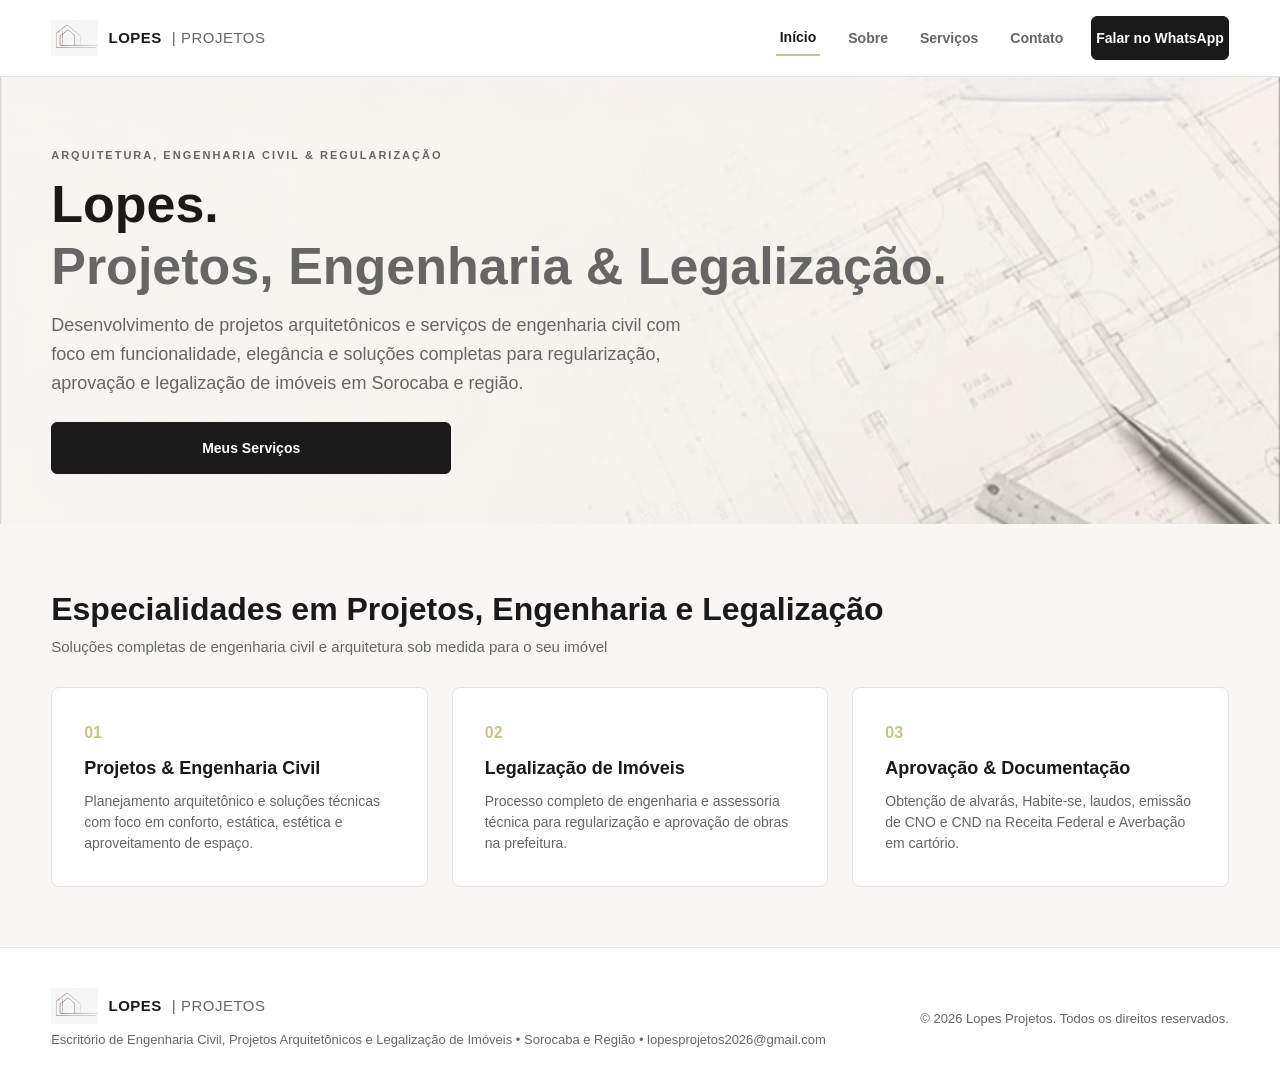
<file: Site Yasmin/index.html>
<!DOCTYPE html>
<html lang="pt-BR">
<head>
    <meta charset="UTF-8">
    <meta name="viewport" content="width=device-width, initial-scale=1.0">
    
    <!-- SEO Principal -->
    <title>Lopes Projetos & Legalização | Arquitetura, Engenharia Civil e Regularização</title>
    <meta name="description" content="Escritório especializado em engenharia civil, projetos arquitetônicos, legalização de imóveis, obtenção de Habite-se, alvarás, CNO, CND e averbação em cartório em Sorocaba e região.">
    <meta name="keywords" content="engenharia civil, projetos arquitetônicos, legalização de imóveis, engenheiro civil sorocaba, regularização de obras, habite-se, alvará de construção, CNO, CND receita federal, averbação de imóveis, arquitetura Sorocaba, Lopes Projetos">
    <meta name="author" content="Lopes Projetos">
    <meta name="robots" content="index, follow">
    <link rel="canonical" href="https://www.lopesprojetos.com.br/">

    <!-- Open Graph (WhatsApp, Facebook, LinkedIn) -->
    <meta property="og:type" content="website">
    <meta property="og:url" content="https://www.lopesprojetos.com.br/">
    <meta property="og:title" content="Lopes Projetos & Legalização | Arquitetura, Engenharia Civil e Regularização">
    <meta property="og:description" content="Projetos arquitetônicos e serviços de engenharia civil focados em soluções completas para legalização e aprovação de imóveis em Sorocaba e região.">
    <meta property="og:image" content="https://www.lopesprojetos.com.br/img/logo.jpeg">

    <link rel="stylesheet" href="css/style.css">
    <link rel="icon" type="image/jpeg" href="img/logo.jpeg">

    <!-- Google tag (gtag.js) - Google Analytics & Ads -->
    <script async src="https://www.googletagmanager.com/gtag/js?id=G-358X2BC9RL"></script>
    <script>
      window.dataLayer = window.dataLayer || [];
      function gtag(){dataLayer.push(arguments);}
      gtag('js', new Date());

      /* Configuração do Google Analytics (GA4) */
      gtag('config', 'G-358X2BC9RL');

      /* Configuração do Google Ads */
      gtag('config', 'AW-18397859572');
    </script>
</head>
<body>

    <header class="header">
        <div class="container header-content">
            <a href="index.html" class="logo" aria-label="Ir para a página inicial da Lopes Projetos">
                <img src="img/logo.jpeg" alt="Logo Lopes Projetos e Legalização de Imóveis" class="logo-img">
                LOPES <span>| PROJETOS</span>
            </a>

            <nav class="navigation" role="navigation" aria-label="Menu principal">
                <a href="index.html" class="active">Início</a>
                <a href="pages/sobre.html">Sobre</a>
                <a href="pages/servicos.html">Serviços</a>
                <a href="pages/contato.html">Contato</a>
                <a href="https://wa.me/5515997723131?text=Olá!%20Vim%20pelo%20site%20e%20gostaria%20de%20solicitar%20um%20orçamento." target="_blank" rel="noopener noreferrer" class="header-button">Falar no WhatsApp</a>
            </nav>
        </div>
    </header>

    <main id="main-content">
        <section class="hero">
            <div class="container hero-content">
                <div>
                    <p class="small-title">Arquitetura, Engenharia Civil & Regularização</p>
                    <h1>Lopes. <span>Projetos, Engenharia & Legalização.</span></h1>
                    <p class="hero-description">Desenvolvimento de projetos arquitetônicos e serviços de engenharia civil com foco em funcionalidade, elegância e soluções completas para regularização, aprovação e legalização de imóveis em Sorocaba e região.</p>
                    <a href="pages/servicos.html" class="button-primary">Meus Serviços</a>
                </div>
            </div>
        </section>

        <section class="section container">
            <div class="section-title">
                <h2>Especialidades em Projetos, Engenharia e Legalização</h2>
                <p>Soluções completas de engenharia civil e arquitetura sob medida para o seu imóvel</p>
            </div>
            <div class="grid-cards">
                <a href="pages/servico-detalhe.html?id=1" class="card card-link">
                    <div class="card-number">01</div>
                    <h3>Projetos & Engenharia Civil</h3>
                    <p>Planejamento arquitetônico e soluções técnicas com foco em conforto, estática, estética e aproveitamento de espaço.</p>
                </a>
                <a href="pages/servico-detalhe.html?id=2" class="card card-link">
                    <div class="card-number">02</div>
                    <h3>Legalização de Imóveis</h3>
                    <p>Processo completo de engenharia e assessoria técnica para regularização e aprovação de obras na prefeitura.</p>
                </a>
                <a href="pages/servico-detalhe.html?id=3" class="card card-link">
                    <div class="card-number">03</div>
                    <h3>Aprovação & Documentação</h3>
                    <p>Obtenção de alvarás, Habite-se, laudos, emissão de CNO e CND na Receita Federal e Averbação em cartório.</p>
                </a>
            </div>
        </section>
    </main>

    <footer class="footer">
        <div class="container footer-content">
            <div>
                <a href="index.html" class="logo" aria-label="Ir para a página inicial da Lopes Projetos">
                    <img src="img/logo.jpeg" alt="Lopes Projetos e Engenharia Civil" class="logo-img">
                    LOPES <span>| PROJETOS</span>
                </a>
                <p class="footer-info">Escritório de Engenharia Civil, Projetos Arquitetônicos e Legalização de Imóveis • Sorocaba e Região • lopesprojetos2026@gmail.com</p>
            </div>
            <p>&copy; 2026 Lopes Projetos. Todos os direitos reservados.</p>
        </div>
    </footer>

</body>
</html>
</file>
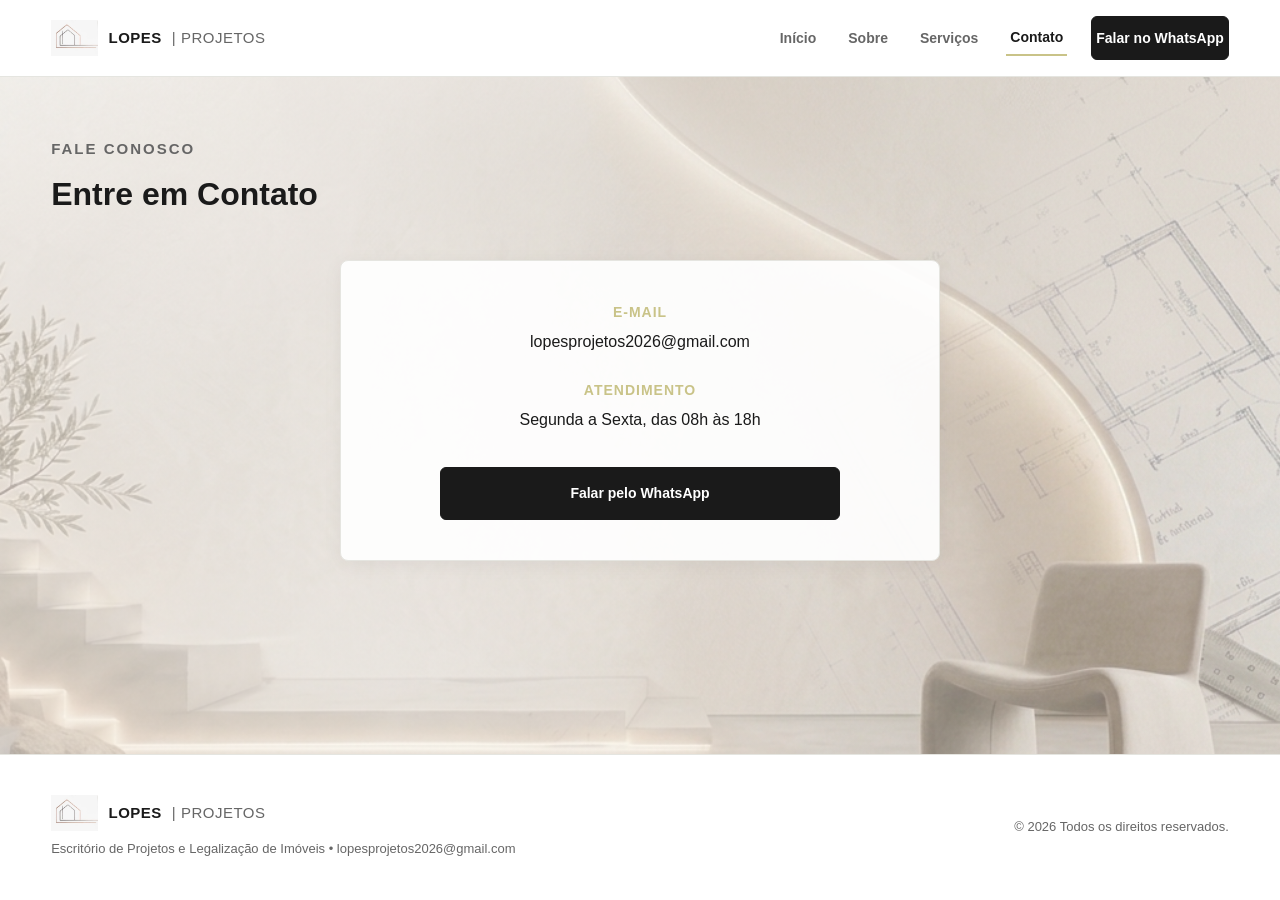
<file: Site Yasmin/pages/contato.html>
<!DOCTYPE html>
<html lang="pt-BR">
<head>
    <meta charset="UTF-8">
    <meta name="viewport" content="width=device-width, initial-scale=1.0">
    <meta name="robots" content="noindex, follow">
    <title>Contato | Lopes - Projetos & Legalização</title>
    <link rel="stylesheet" href="../css/style.css">
    <style>
        .contact-box {
            background: rgba(255, 255, 255, 0.92);
            border: 1px solid #E5E5E0;
            border-radius: 8px;
            padding: 40px 20px;
            max-width: 600px;
            margin: 40px auto 0 auto;
            text-align: center;
            box-shadow: 0 4px 20px rgba(0, 0, 0, 0.05);
        }

        .contact-item {
            margin-bottom: 25px;
        }

        .contact-item h3 {
            color: #C9C388;
            font-size: 14px;
            text-transform: uppercase;
            letter-spacing: 1px;
            margin-bottom: 5px;
            font-weight: 700;
        }
    </style>
   <link rel="icon" type="image/jpeg" href="../img/logo.jpeg">
    <!-- Google tag (gtag.js) - Google Analytics & Ads -->
    <script async src="https://www.googletagmanager.com/gtag/js?id=G-358X2BC9RL"></script>
    <script>
      window.dataLayer = window.dataLayer || [];
      function gtag(){dataLayer.push(arguments);}
      gtag('js', new Date());

      /* Configuração do Google Analytics (GA4) */
      gtag('config', 'G-358X2BC9RL');

      /* Configuração do Google Ads */
      gtag('config', 'AW-18397859572');
    </script>
</head>
<body class="contato-page">

    <header class="header">
        <div class="container header-content">
            <a href="../index.html" class="logo" aria-label="Ir para a página inicial">
                <img src="../img/logo.jpeg" alt="Logo Yasmin Lopes" class="logo-img">
                 LOPES <span>| PROJETOS</span>
            </a>

            <button class="menu-toggle" id="mobile-menu" aria-label="Abrir menu de navegação" aria-expanded="false">
                <span></span>
                <span></span>
                <span></span>
            </button>

            <nav class="navigation" id="nav-list" role="navigation" aria-label="Menu principal">
                <a href="../index.html">Início</a>
                <a href="sobre.html">Sobre</a>
                <a href="servicos.html">Serviços</a>
                <a href="contato.html" class="active">Contato</a>
                <a href="https://wa.me/5515997723131?text=Olá!%20Vim%20pelo%20site%20e%20gostaria%20de%20solicitar%20um%20orçamento." target="_blank" class="header-button">Falar no WhatsApp</a>
            </nav>
        </div>
    </header>

    <main class="container section">
        <div class="section-title">
            <p class="small-title">FALE CONOSCO</p>
            <h2>Entre em Contato</h2>
        </div>

        <div class="contact-box">
            <div class="contact-item">
                <h3>E-mail</h3>
                <p>lopesprojetos2026@gmail.com</p>
            </div>

            <div class="contact-item">
                <h3>Atendimento</h3>
                <p>Segunda a Sexta, das 08h às 18h</p>
            </div>

            <a href="https://wa.me/5515997723131?text=Olá!%20Vim%20pelo%20site%20e%20gostaria%20de%20solicitar%20um%20orçamento." target="_blank" class="button-primary" style="display: inline-block; padding: 14px 28px; text-decoration: none; margin-top: 10px;">
                Falar pelo WhatsApp
            </a>
        </div>
    </main>

    <footer class="footer">
        <div class="container footer-content">
            <div>
                <a href="../index.html" class="logo">
                    <img src="../img/logo.jpeg" alt="Logo Yasmin Lopes" class="logo-img">
                     LOPES <span>| PROJETOS</span>
                </a>
                <p style="margin-top: 8px;">Escritório de Projetos e Legalização de Imóveis • lopesprojetos2026@gmail.com</p>
            </div>
            <p>&copy; 2026 Todos os direitos reservados.</p>
        </div>
    </footer>

    <script>
        const menuToggle = document.getElementById('mobile-menu');
        const navList = document.getElementById('nav-list');

        if (menuToggle && navList) {
            menuToggle.addEventListener('click', () => {
                const isOpen = navList.classList.toggle('open');
                menuToggle.setAttribute('aria-expanded', isOpen);
            });
        }
    </script>

</body>
</html>
</file>
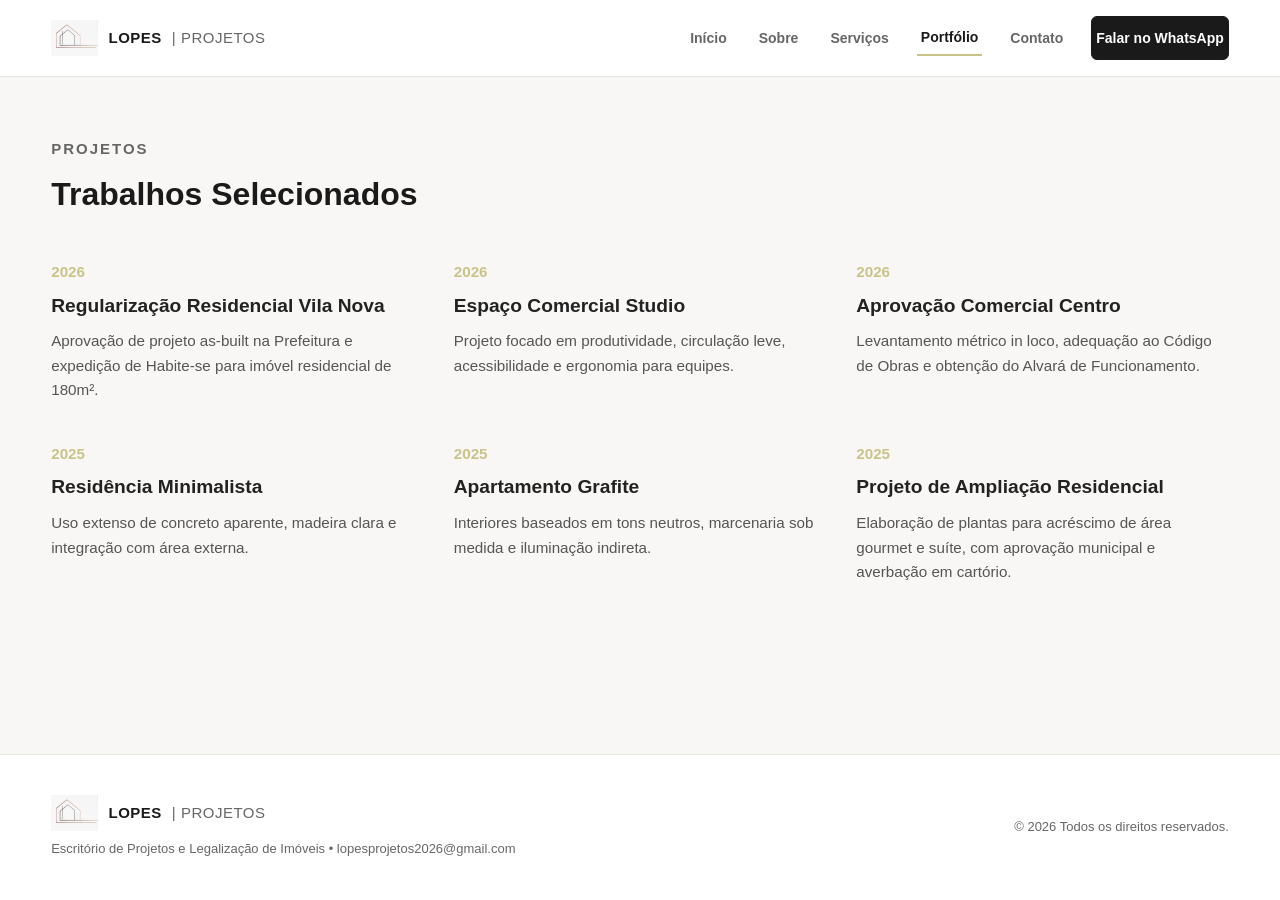
<file: Site Yasmin/pages/portfolio.html>
<!DOCTYPE html>
<html lang="pt-BR">
<head>
    <meta charset="UTF-8">
    <meta name="viewport" content="width=device-width, initial-scale=1.0">
    <meta name="robots" content="noindex, follow">
    <title>Portfólio | Lopes</title>
    <link rel="stylesheet" href="../css/style.css">
    <style>
        /* Estilo para exibir apenas o texto sem o fundo/borda de card */
        .portfolio-clean-list {
            display: grid;
            grid-template-columns: repeat(auto-fit, minmax(280px, 1fr));
            gap: 40px 30px;
            margin-top: 40px;
        }

        .portfolio-item {
            text-align: left;
        }

        .portfolio-item .year {
            color: #C9C388;
            font-weight: 700;
            font-size: 0.95rem;
            margin-bottom: 6px;
            display: block;
        }

        .portfolio-item h3 {
            font-size: 1.2rem;
            color: #222;
            margin-bottom: 8px;
            font-weight: 600;
        }

        .portfolio-item p {
            color: #555;
            line-height: 1.6;
            font-size: 0.95rem;
            margin: 0;
        }
    </style>
    <!-- Google tag (gtag.js) - Google Analytics & Ads -->
    <script async src="https://www.googletagmanager.com/gtag/js?id=G-358X2BC9RL"></script>
    <script>
      window.dataLayer = window.dataLayer || [];
      function gtag(){dataLayer.push(arguments);}
      gtag('js', new Date());

      /* Configuração do Google Analytics (GA4) */
      gtag('config', 'G-358X2BC9RL');

      /* Configuração do Google Ads */
      gtag('config', 'AW-18397859572');
    </script>
</head>
<body>

    <header class="header">
        <div class="container header-content">
            <a href="../index.html" class="logo" aria-label="Ir para a página inicial">
                <img src="../img/logo.jpeg" alt="Logo Yasmin Lopes" class="logo-img">
                 LOPES <span>| PROJETOS</span>
            </a>

            <button class="menu-toggle" id="mobile-menu" aria-label="Abrir menu de navegação" aria-expanded="false">
                <span></span>
                <span></span>
                <span></span>
            </button>

            <nav class="navigation" id="nav-list" role="navigation" aria-label="Menu principal">
                <a href="../index.html">Início</a>
                <a href="sobre.html">Sobre</a>
                <a href="servicos.html">Serviços</a>
                <a href="portfolio.html" class="active">Portfólio</a>
                <a href="contato.html">Contato</a>
                <a href="https://wa.me/5515997723131?text=Olá!%20Vim%20pelo%20site%20e%20gostaria%20de%20solicitar%20um%20orçamento." target="_blank" class="header-button">Falar no WhatsApp</a>
            </nav>
        </div>
    </header>

    <main class="container section">
        <div class="section-title">
            <p class="small-title">PROJETOS</p>
            <h2>Trabalhos Selecionados</h2>
        </div>

        <div class="portfolio-clean-list">
            <article class="portfolio-item">
                <span class="year">2026</span>
                <h3>Regularização Residencial Vila Nova</h3>
                <p>Aprovação de projeto as-built na Prefeitura e expedição de Habite-se para imóvel residencial de 180m².</p>
            </article>

            <article class="portfolio-item">
                <span class="year">2026</span>
                <h3>Espaço Comercial Studio</h3>
                <p>Projeto focado em produtividade, circulação leve, acessibilidade e ergonomia para equipes.</p>
            </article>

            <article class="portfolio-item">
                <span class="year">2026</span>
                <h3>Aprovação Comercial Centro</h3>
                <p>Levantamento métrico in loco, adequação ao Código de Obras e obtenção do Alvará de Funcionamento.</p>
            </article>

            <article class="portfolio-item">
                <span class="year">2025</span>
                <h3>Residência Minimalista</h3>
                <p>Uso extenso de concreto aparente, madeira clara e integração com área externa.</p>
            </article>

            <article class="portfolio-item">
                <span class="year">2025</span>
                <h3>Apartamento Grafite</h3>
                <p>Interiores baseados em tons neutros, marcenaria sob medida e iluminação indireta.</p>
            </article>

            <article class="portfolio-item">
                <span class="year">2025</span>
                <h3>Projeto de Ampliação Residencial</h3>
                <p>Elaboração de plantas para acréscimo de área gourmet e suíte, com aprovação municipal e averbação em cartório.</p>
            </article>
        </div>
    </main>

    <footer class="footer">
        <div class="container footer-content">
            <div>
                <a href="../index.html" class="logo">
                    <img src="../img/logo.jpeg" alt="Logo Yasmin Lopes" class="logo-img">
                     LOPES <span>| PROJETOS</span>
                </a>
                <p style="margin-top: 8px;">Escritório de Projetos e Legalização de Imóveis • lopesprojetos2026@gmail.com</p>
            </div>
            <p>&copy; 2026 Todos os direitos reservados.</p>
        </div>
    </footer>

    <script>
        const menuToggle = document.getElementById('mobile-menu');
        const navList = document.getElementById('nav-list');

        if (menuToggle && navList) {
            menuToggle.addEventListener('click', () => {
                const isOpen = navList.classList.toggle('open');
                menuToggle.setAttribute('aria-expanded', isOpen);
            });
        }
    </script>

</body>
</html>
</file>
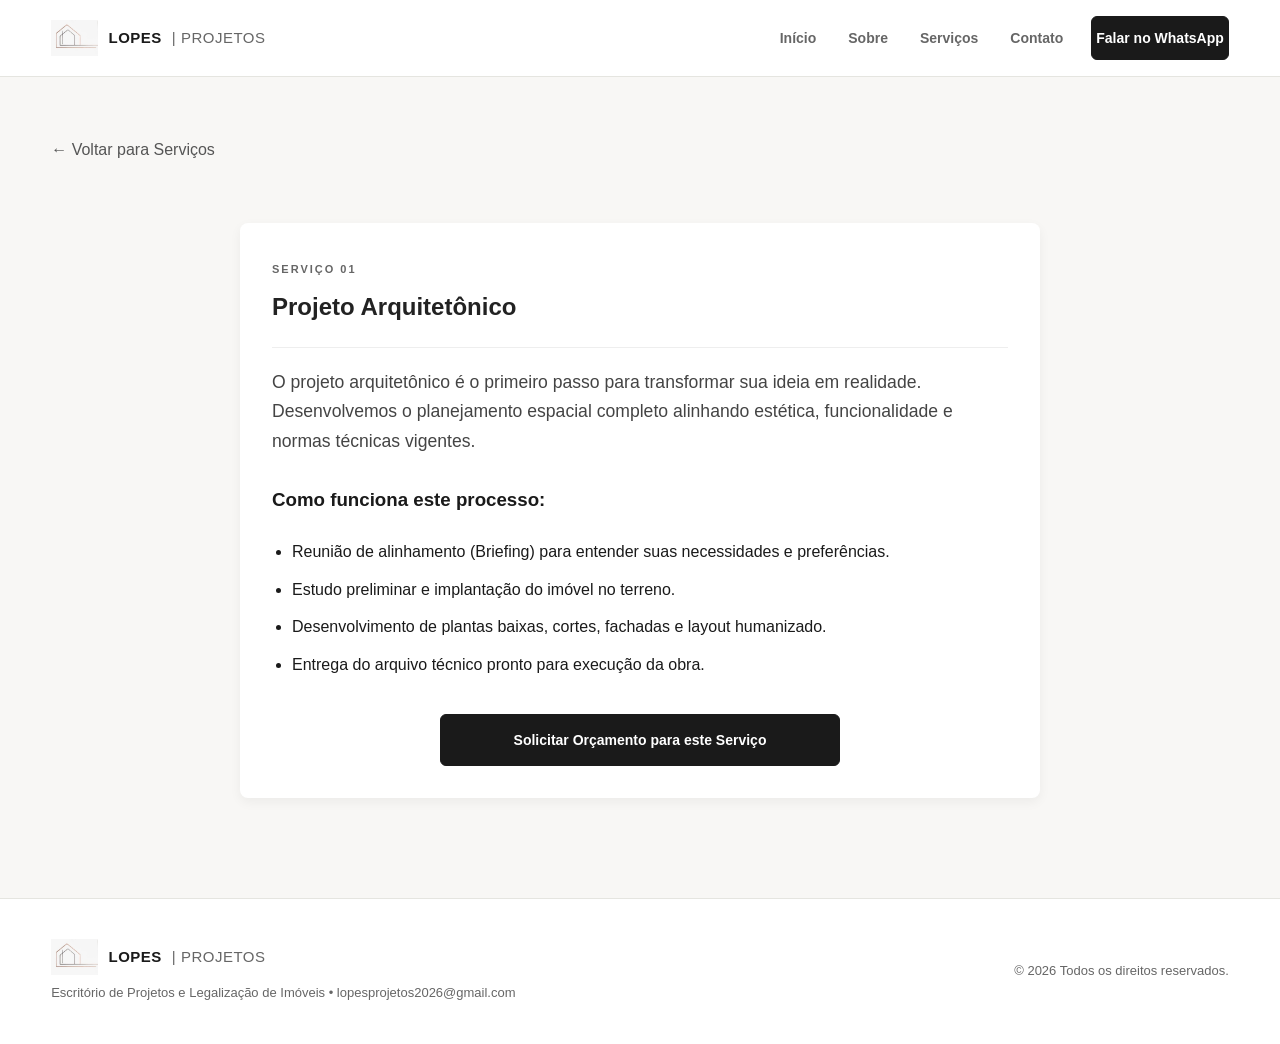
<file: Site Yasmin/pages/servico-detalhe.html>
<!DOCTYPE html>
<html lang="pt-BR">
<head>
    <meta charset="UTF-8">
    <meta name="viewport" content="width=device-width, initial-scale=1.0">
    <meta name="robots" content="noindex, follow">
    <title>Detalhes do Serviço | Lopes</title>
    <link rel="stylesheet" href="../css/style.css">
    <style>
        .service-detail-container {
            max-width: 800px;
            margin: 40px auto;
            background: #fff;
            padding: 32px;
            border-radius: 8px;
            box-shadow: 0 4px 12px rgba(0,0,0,0.05);
        }
        .back-link {
            display: inline-block;
            margin-bottom: 20px;
            color: #555;
            text-decoration: none;
            font-weight: 500;
        }
        .back-link:hover { text-decoration: underline; }
        .service-steps {
            margin: 24px 0;
            padding-left: 20px;
        }
        .service-steps li {
            margin-bottom: 12px;
            line-height: 1.6;
        }
    </style>
   <link rel="icon" type="image/jpeg" href="../img/logo.jpeg">
    <!-- Google tag (gtag.js) - Google Analytics & Ads -->
    <script async src="https://www.googletagmanager.com/gtag/js?id=G-358X2BC9RL"></script>
    <script>
      window.dataLayer = window.dataLayer || [];
      function gtag(){dataLayer.push(arguments);}
      gtag('js', new Date());

      /* Configuração do Google Analytics (GA4) */
      gtag('config', 'G-358X2BC9RL');

      /* Configuração do Google Ads */
      gtag('config', 'AW-18397859572');
    </script>
</head>
<body>

    <header class="header">
        <div class="container header-content">
            <a href="../index.html" class="logo">
                <img src="../img/logo.jpeg" alt="Logo Yasmin Lopes" class="logo-img">
                 LOPES <span>| PROJETOS</span>
            </a>

            <button class="menu-toggle" id="mobile-menu" aria-label="Abrir menu de navegação" aria-expanded="false">
                <span></span>
                <span></span>
                <span></span>
            </button>

            <nav class="navigation" id="nav-list">
                <a href="../index.html">Início</a>
                <a href="sobre.html">Sobre</a>
                <a href="servicos.html">Serviços</a>
                <a href="contato.html">Contato</a>
                <a href="https://wa.me/5515997723131?text=Olá!%20Vim%20pelo%20site%20e%20gostaria%20de%20solicitar%20um%20orçamento." target="_blank" class="header-button">Falar no WhatsApp</a>
            </nav>
        </div>
    </header>

    <main class="container section">
        <a href="servicos.html" class="back-link">&larr; Voltar para Serviços</a>
        
        <article class="service-detail-container">
            <span class="small-title" id="service-id">SERVIÇO 01</span>
            <h1 id="service-title" style="margin-top: 8px; color: #222;">Carregando...</h1>
            
            <hr style="border: 0; border-top: 1px solid #eee; margin: 20px 0;">
            
            <p id="service-desc" style="font-size: 1.1rem; line-height: 1.7; color: #444;">
                Carregando informações do serviço...
            </p>

            <h3 style="margin-top: 28px;">Como funciona este processo:</h3>
            <ul class="service-steps" id="service-steps">
                <!-- Preenchido dinamicamente pelo Script -->
            </ul>

            <div style="margin-top: 36px; text-align: center;">
                <a id="service-wsp-btn" href="https://wa.me/5515997723131" target="_blank" class="button-primary" style="display: inline-block; padding: 14px 28px; text-decoration: none;">
                    Solicitar Orçamento para este Serviço
                </a>
            </div>
        </article>
    </main>

    <footer class="footer">
        <div class="container footer-content">
            <div>
                <a href="../index.html" class="logo">
                    <img src="../img/logo.jpeg" alt="Logo Yasmin Lopes" class="logo-img">
                     LOPES <span>| PROJETOS</span>
                </a>
                <p style="margin-top: 8px;">Escritório de Projetos e Legalização de Imóveis • lopesprojetos2026@gmail.com</p>
            </div>
            <p>&copy; 2026 Todos os direitos reservados.</p>
        </div>
    </footer>

    <script>
        const servicesData = {
            "1": {
                num: "SERVIÇO 01",
                title: "Projeto Arquitetônico",
                desc: "O projeto arquitetônico é o primeiro passo para transformar sua ideia em realidade. Desenvolvemos o planejamento espacial completo alinhando estética, funcionalidade e normas técnicas vigentes.",
                steps: [
                    "Reunião de alinhamento (Briefing) para entender suas necessidades e preferências.",
                    "Estudo preliminar e implantação do imóvel no terreno.",
                    "Desenvolvimento de plantas baixas, cortes, fachadas e layout humanizado.",
                    "Entrega do arquivo técnico pronto para execução da obra."
                ]
            },
            "2": {
                num: "SERVIÇO 02",
                title: "Legalização de Imóveis",
                desc: "Regularizamos imóveis construídos ou reformados sem prévia aprovação da Prefeitura, garantindo que sua propriedade fique 100% regularizada perante a lei e livre de multas.",
                steps: [
                    "Vistoria e análise diagnóstica da situação atual do imóvel.",
                    "Levantamento métrico e elaboração das plantas 'como construído' (As Built).",
                    "Montagem do processo administrativo para a Prefeitura local.",
                    "Acompanhamento até a expedição da Certidão de Regularidade."
                ]
            },
            "3": {
                num: "SERVIÇO 03",
                title: "Aprovação de Projetos & Alvarás",
                desc: "Gerenciamos toda a burocracia para aprovação de projetos arquitetônicos novos junto à prefeitura e órgãos competentes antes do início das obras.",
                steps: [
                    "Análise do Código de Obras e Plano Diretor do município.",
                    "Adequação das pranchas técnicas aos padrões exigidos pela prefeitura.",
                    "Protocolo e acompanhamento das análises de comissão de urbanismo.",
                    "Emissão do Alvará de Construção liberando o início da obra."
                ]
            },
            "4": {
                num: "SERVIÇO 04",
                title: "Emissão de Habite-se",
                desc: "O Habite-se é o documento que atesta que o imóvel foi construído conforme o projeto aprovado e está seguro para habitação.",
                steps: [
                    "Verificação do cumprimento das condicionantes do projeto aprovado.",
                    "Solicitação de vistoria fiscal do município.",
                    "Obtenção de certidões e laudos necessários.",
                    "Emissão do Auto de Conclusão / Carta de Habite-se."
                ]
            },
            "5": {
                num: "SERVIÇO 05",
                title: "Levantamento Métrico",
                desc: "Medição de precisão de imóveis já construídos para gerar plantas exatas do espaço atual, indispensável para reformas ou regularizações.",
                steps: [
                    "Visita técnica ao local para medição de todos os ambientes.",
                    "Vetorização gráfica e modelagem dos desenhos técnicos em CAD.",
                    "Entrega das pranchas contendo dimensões e áreas construídas."
                ]
            },
            "6": {
                num: "SERVIÇO 06",
                title: "Projetos de Reforma e Ampliação",
                desc: "Planejamento para modificar, modernizar ou expandir espaços existentes garantindo segurança estrutural e aproveitamento inteligente.",
                steps: [
                    "Mapeamento das estruturas e instalações existentes.",
                    "Estudo das áreas a demolir, manter ou construir.",
                    "Projeto detalhado de novos acabamentos e redistribuição dos espaços.",
                    "Detalhamento técnico para equipe de execução da obra."
                ]
            }
        };

        const urlParams = new URLSearchParams(window.location.search);
        const id = urlParams.get('id') || '1';
        const data = servicesData[id] || servicesData['1'];

        document.getElementById('service-id').textContent = data.num;
        document.getElementById('service-title').textContent = data.title;
        document.getElementById('service-desc').textContent = data.desc;
        document.getElementById('service-wsp-btn').href = `https://wa.me/5515997723131?text=Olá!%20Gostaria%20de%20um%20orçamento%20para%20o%20serviço%20de%20${encodeURIComponent(data.title)}.`;

        const stepsUl = document.getElementById('service-steps');
        stepsUl.innerHTML = '';
        data.steps.forEach(step => {
            const li = document.createElement('li');
            li.textContent = step;
            stepsUl.appendChild(li);
        });

        const menuToggle = document.getElementById('mobile-menu');
        const navList = document.getElementById('nav-list');
        if (menuToggle && navList) {
            menuToggle.addEventListener('click', () => {
                const isOpen = navList.classList.toggle('open');
                menuToggle.setAttribute('aria-expanded', isOpen);
            });
        }
    </script>
</body>
</html>
</file>
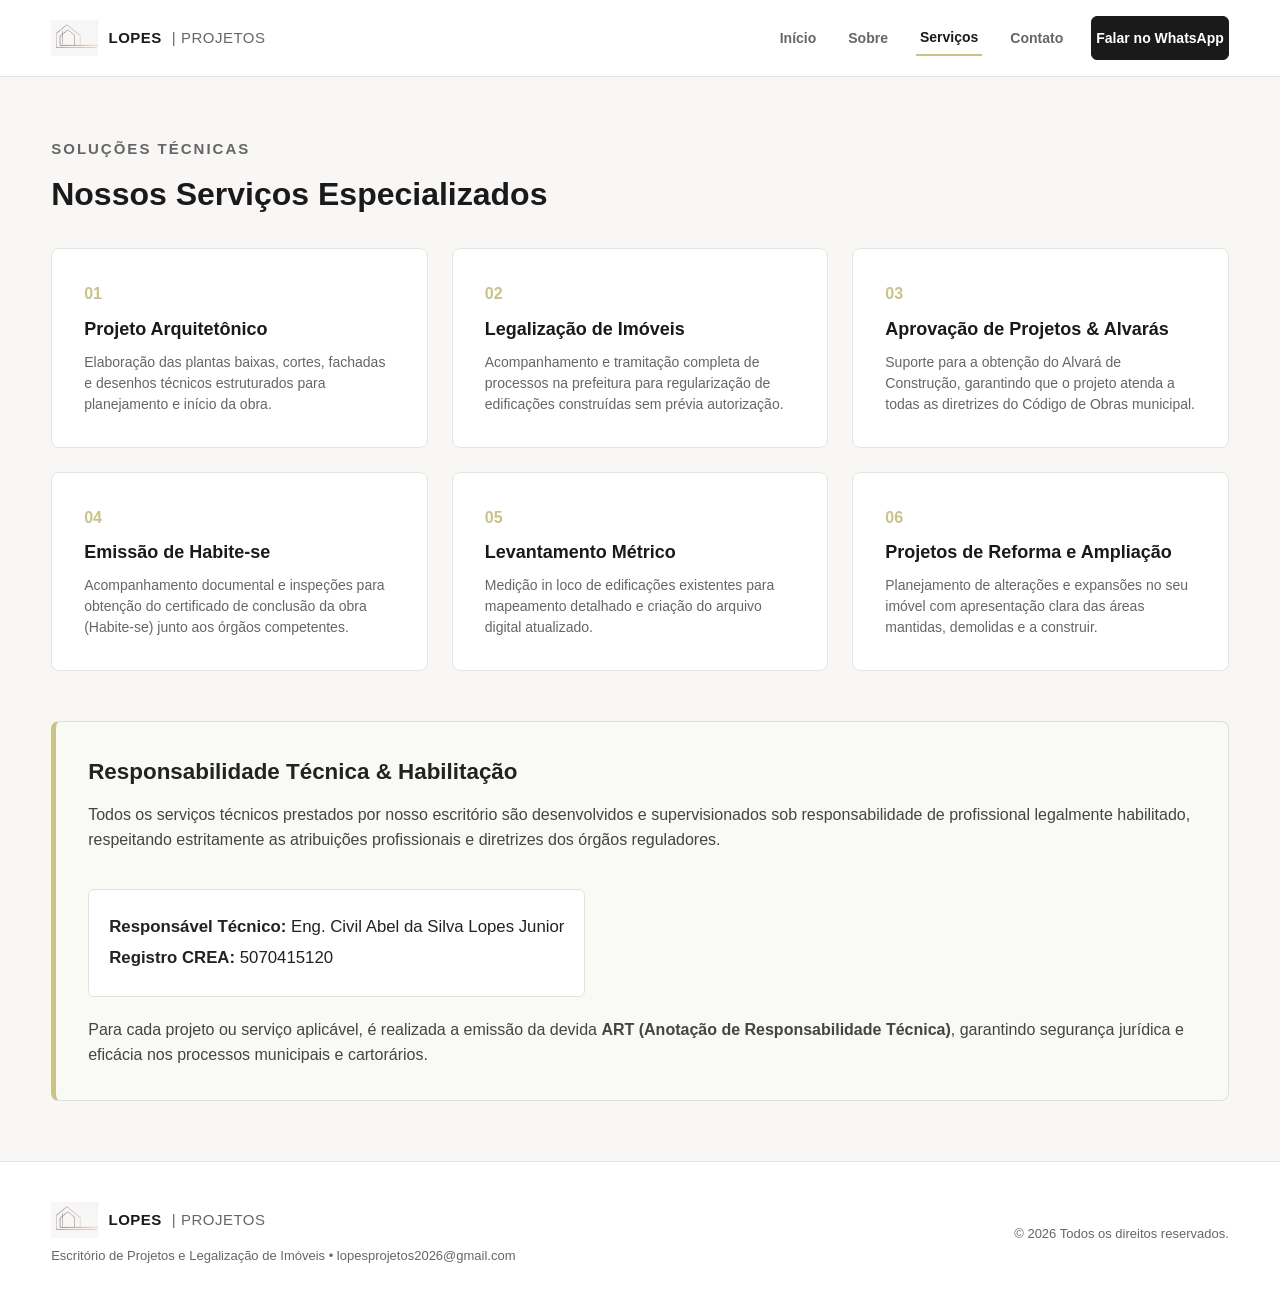
<file: Site Yasmin/pages/servicos.html>
<!DOCTYPE html>
<html lang="pt-BR">
<head>
    <meta charset="UTF-8">
    <meta name="viewport" content="width=device-width, initial-scale=1.0">
    <meta name="robots" content="index, follow">
    <title>Serviços | Lopes - Projetos & Legalização</title>
    <link rel="stylesheet" href="../css/style.css">
    <style>
        .card-link {
            text-decoration: none;
            color: inherit;
            display: block;
            transition: transform 0.2s ease, box-shadow 0.2s ease;
        }
        .card-link:hover {
            transform: translateY(-4px);
            box-shadow: 0 6px 15px rgba(0,0,0,0.08);
        }

        /* Seção em destaque de Responsabilidade Técnica */
        .resp-tecnica-section {
            background-color: #f9f9f6;
            border: 1px solid #e0e0d8;
            border-left: 5px solid #C9C388;
            padding: 32px;
            margin-top: 50px;
            border-radius: 8px;
            text-align: left;
        }
        .resp-tecnica-section h3 {
            margin-top: 0;
            color: #222;
            font-size: 1.4rem;
            margin-bottom: 12px;
        }
        .resp-tecnica-section p {
            margin-bottom: 16px;
            line-height: 1.6;
            color: #444;
        }
        .resp-tecnica-card {
            background: #ffffff;
            padding: 20px;
            border-radius: 6px;
            border: 1px solid #e2e2e2;
            margin: 20px 0;
            display: inline-block;
            min-width: 280px;
        }
        .resp-tecnica-card p {
            margin: 4px 0;
            color: #222;
            font-size: 1.05rem;
        }
    </style>
   <link rel="icon" type="image/jpeg" href="../img/logo.jpeg">
    <!-- Google tag (gtag.js) - Google Analytics & Ads -->
    <script async src="https://www.googletagmanager.com/gtag/js?id=G-358X2BC9RL"></script>
    <script>
      window.dataLayer = window.dataLayer || [];
      function gtag(){dataLayer.push(arguments);}
      gtag('js', new Date());

      /* Configuração do Google Analytics (GA4) */
      gtag('config', 'G-358X2BC9RL');

      /* Configuração do Google Ads */
      gtag('config', 'AW-18397859572');
    </script>
</head>
<body>

    <header class="header">
        <div class="container header-content">
            <a href="../index.html" class="logo" aria-label="Ir para a página inicial">
                <img src="../img/logo.jpeg" alt="Logo Yasmin Lopes" class="logo-img">
                LOPES <span>| PROJETOS</span>
            </a>

            <button class="menu-toggle" id="mobile-menu" aria-label="Abrir menu de navegação" aria-expanded="false">
                <span></span>
                <span></span>
                <span></span>
            </button>

            <nav class="navigation" id="nav-list" role="navigation" aria-label="Menu principal">
                <a href="../index.html">Início</a>
                <a href="sobre.html">Sobre</a>
                <a href="servicos.html" class="active">Serviços</a>
                <a href="contato.html">Contato</a>
                <a href="https://wa.me/5515997723131?text=Olá!%20Vim%20pelo%20site%20e%20gostaria%20de%20solicitar%20um%20orçamento." target="_blank" class="header-button">Falar no WhatsApp</a>
            </nav>
        </div>
    </header>

    <main class="container section">
        <div class="section-title">
            <p class="small-title">SOLUÇÕES TÉCNICAS</p>
            <h2>Nossos Serviços Especializados</h2>
        </div>

        <div class="grid-cards">
            <a href="servico-detalhe.html?id=1" class="card card-link">
                <div class="card-number">01</div>
                <h3>Projeto Arquitetônico</h3>
                <p>Elaboração das plantas baixas, cortes, fachadas e desenhos técnicos estruturados para planejamento e início da obra.</p>
            </a>

            <a href="servico-detalhe.html?id=2" class="card card-link">
                <div class="card-number">02</div>
                <h3>Legalização de Imóveis</h3>
                <p>Acompanhamento e tramitação completa de processos na prefeitura para regularização de edificações construídas sem prévia autorização.</p>
            </a>

            <a href="servico-detalhe.html?id=3" class="card card-link">
                <div class="card-number">03</div>
                <h3>Aprovação de Projetos & Alvarás</h3>
                <p>Suporte para a obtenção do Alvará de Construção, garantindo que o projeto atenda a todas as diretrizes do Código de Obras municipal.</p>
            </a>

            <a href="servico-detalhe.html?id=4" class="card card-link">
                <div class="card-number">04</div>
                <h3>Emissão de Habite-se</h3>
                <p>Acompanhamento documental e inspeções para obtenção do certificado de conclusão da obra (Habite-se) junto aos órgãos competentes.</p>
            </a>

            <a href="servico-detalhe.html?id=5" class="card card-link">
                <div class="card-number">05</div>
                <h3>Levantamento Métrico</h3>
                <p>Medição in loco de edificações existentes para mapeamento detalhado e criação do arquivo digital atualizado.</p>
            </a>

            <a href="servico-detalhe.html?id=6" class="card card-link">
                <div class="card-number">06</div>
                <h3>Projetos de Reforma e Ampliação</h3>
                <p>Planejamento de alterações e expansões no seu imóvel com apresentação clara das áreas mantidas, demolidas e a construir.</p>
            </a>
        </div>

        <!-- DESTAQUE DE RESPONSABILIDADE TÉCNICA -->
        <section class="resp-tecnica-section">
            <h3>Responsabilidade Técnica & Habilitação</h3>
            <p>
                Todos os serviços técnicos prestados por nosso escritório são desenvolvidos e supervisionados sob responsabilidade de profissional legalmente habilitado, respeitando estritamente as atribuições profissionais e diretrizes dos órgãos reguladores.
            </p>

            <div class="resp-tecnica-card">
                <p><strong>Responsável Técnico:</strong> Eng. Civil Abel da Silva Lopes Junior</p>
                <p><strong>Registro CREA:</strong> 5070415120</p>
            </div>

            <p style="margin-bottom: 0;">
                Para cada projeto ou serviço aplicável, é realizada a emissão da devida <strong>ART (Anotação de Responsabilidade Técnica)</strong>, garantindo segurança jurídica e eficácia nos processos municipais e cartorários.
            </p>
        </section>
    </main>

    <footer class="footer">
        <div class="container footer-content">
            <div>
                <a href="../index.html" class="logo">
                    <img src="../img/logo.jpeg" alt="Logo Yasmin Lopes" class="logo-img">
                     LOPES <span>| PROJETOS</span>
                </a>
                <p style="margin-top: 8px;">Escritório de Projetos e Legalização de Imóveis • lopesprojetos2026@gmail.com</p>
            </div>
            <p>&copy; 2026 Todos os direitos reservados.</p>
        </div>
    </footer>

    <script>
        const menuToggle = document.getElementById('mobile-menu');
        const navList = document.getElementById('nav-list');

        if (menuToggle && navList) {
            menuToggle.addEventListener('click', () => {
                const isOpen = navList.classList.toggle('open');
                menuToggle.setAttribute('aria-expanded', isOpen);
            });
        }
    </script>

</body>
</html>
</file>
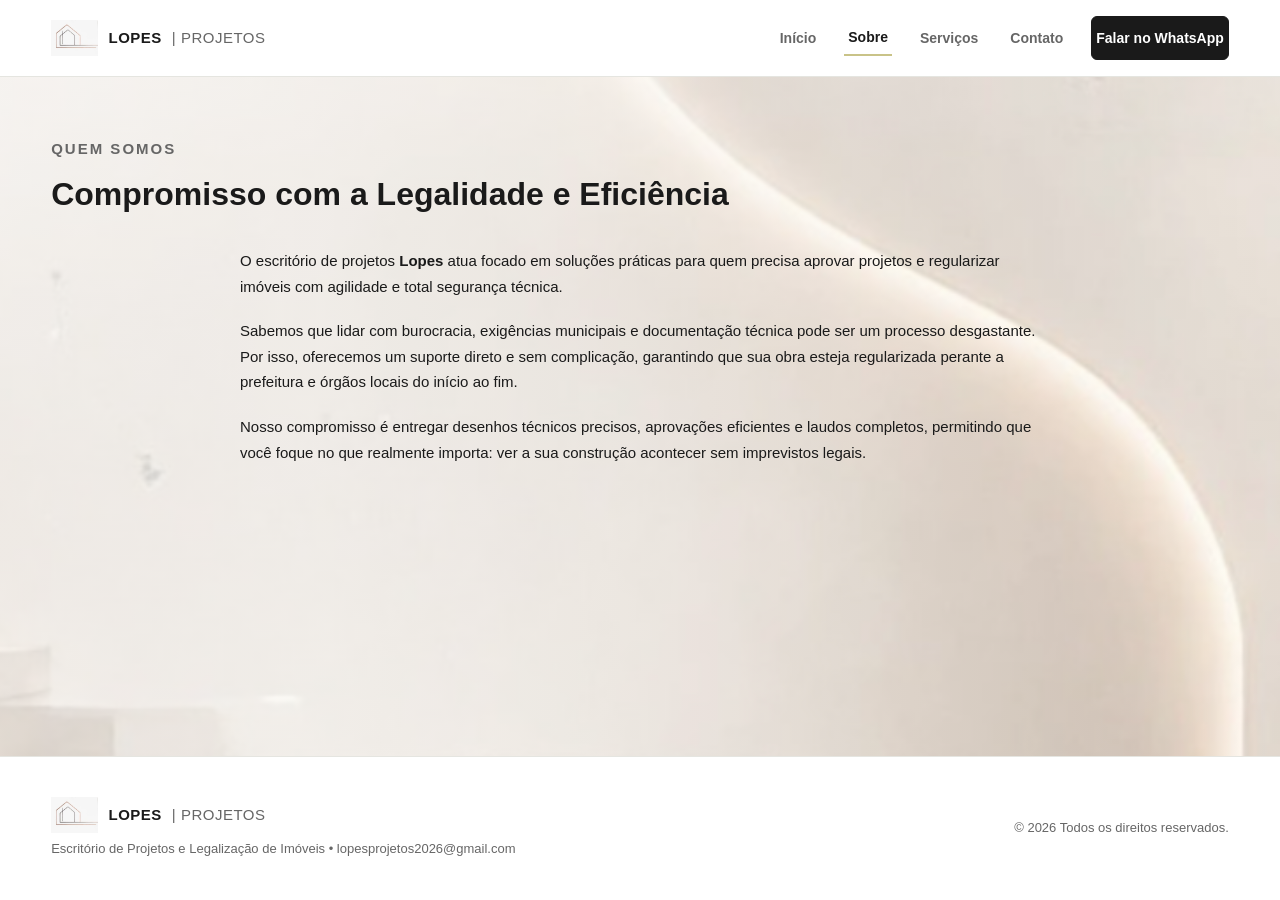
<file: Site Yasmin/pages/sobre.html>
<!DOCTYPE html>
<html lang="pt-BR">
<head>
    <meta charset="UTF-8">
    <meta name="viewport" content="width=device-width, initial-scale=1.0">
    <meta name="robots" content="noindex, follow">
    <title>Sobre | Lopes</title>
    <link rel="stylesheet" href="../css/style.css">
    <link rel="icon" type="image/jpeg" href="../img/logo.jpeg">
    <!-- Google tag (gtag.js) - Google Analytics & Ads -->
    <script async src="https://www.googletagmanager.com/gtag/js?id=G-358X2BC9RL"></script>
    <script>
      window.dataLayer = window.dataLayer || [];
      function gtag(){dataLayer.push(arguments);}
      gtag('js', new Date());

      /* Configuração do Google Analytics (GA4) */
      gtag('config', 'G-358X2BC9RL');

      /* Configuração do Google Ads */
      gtag('config', 'AW-18397859572');
    </script>
</head>
<body class="sobre-page">

    <header class="header">
        <div class="container header-content">
            <a href="../index.html" class="logo" aria-label="Ir para a página inicial">
                <img src="../img/logo.jpeg" alt="Logo Yasmin Lopes" class="logo-img">
                LOPES <span>| PROJETOS</span>
            </a>

            <nav class="navigation" role="navigation" aria-label="Menu principal">
                <a href="../index.html">Início</a>
                <a href="sobre.html" class="active">Sobre</a>
                <a href="servicos.html">Serviços</a>
                <a href="contato.html">Contato</a>
                <a href="https://wa.me/5515997723131?text=Olá!%20Vim%20pelo%20site%20e%20gostaria%20de%20solicitar%20um%20orçamento." target="_blank" rel="noopener noreferrer" class="header-button">Falar no WhatsApp</a>
            </nav>
        </div>
    </header>

    <main class="container section">
        <div class="section-title">
            <p class="small-title">QUEM SOMOS</p>
            <h2>Compromisso com a Legalidade e Eficiência</h2>
        </div>
        
        <div class="about-content">
            <p>
                O escritório de projetos <strong>Lopes</strong> atua focado em soluções práticas para quem precisa aprovar projetos e regularizar imóveis com agilidade e total segurança técnica.
            </p>
            <p>
                Sabemos que lidar com burocracia, exigências municipais e documentação técnica pode ser um processo desgastante. Por isso, oferecemos um suporte direto e sem complicação, garantindo que sua obra esteja regularizada perante a prefeitura e órgãos locais do início ao fim.
            </p>
            <p>
                Nosso compromisso é entregar desenhos técnicos precisos, aprovações eficientes e laudos completos, permitindo que você foque no que realmente importa: ver a sua construção acontecer sem imprevistos legais.
            </p>
        </div>
    </main>

    <footer class="footer">
        <div class="container footer-content">
            <div>
                <a href="../index.html" class="logo">
                    <img src="../img/logo.jpeg" alt="Logo Yasmin Lopes" class="logo-img">
                    LOPES <span>| PROJETOS</span>
                </a>
                <p class="footer-info">Escritório de Projetos e Legalização de Imóveis • lopesprojetos2026@gmail.com</p>
            </div>
            <p>&copy; 2026 Todos os direitos reservados.</p>
        </div>
    </footer>

</body>
</html>
</file>
<file: Site Yasmin/css/style.css>
/* =========================================
   RESET & VARIÁVEIS DE DESIGN
========================================= */
* {
    margin: 0;
    padding: 0;
    box-sizing: border-box;
    -webkit-tap-highlight-color: transparent;
}

:root {
    --bg-main: #F8F7F5;
    --bg-card: #FFFFFF;
    --text-primary: #1A1A1A;
    --text-muted: #666666;
    --accent-gold: #C9C388;
    --border-color: #E5E5E0;
    --font-family: -apple-system, BlinkMacSystemFont, "Segoe UI", Roboto, Helvetica, Arial, sans-serif;
}

html {
    scroll-behavior: smooth;
    text-size-adjust: 100%;
    -webkit-text-size-adjust: 100%;
    height: 100%;
}

/* Ajuste no body para garantir o Sticky Footer */
body {
    font-family: var(--font-family);
    background-color: var(--bg-main);
    color: var(--text-primary);
    line-height: 1.6;
    -webkit-font-smoothing: antialiased;
    overflow-x: hidden;
    min-height: 100vh;
    display: flex;
    flex-direction: column;
}

/* Faz a tag main (conteúdo) expandir para empurrar o footer até o final */
main {
    flex: 1 0 auto;
}

a {
    text-decoration: none;
    color: inherit;
    transition: all 0.2s ease;
}

img {
    max-width: 100%;
    height: auto;
    display: block;
}

.container {
    width: min(1180px, 92%);
    margin: 0 auto;
}

/* =========================================
   HEADER & CABEÇALHO (MOBILE FIRST)
========================================= */
.header {
    width: 100%;
    background: #FFFFFF;
    border-bottom: 1px solid var(--border-color);
    position: sticky;
    top: 0;
    z-index: 1000;
    padding: 12px 0;
    flex-shrink: 0;
}

.header-content {
    display: flex;
    flex-direction: column;
    align-items: center;
    gap: 12px;
}

.logo {
    display: flex;
    align-items: center;
    gap: 10px;
    font-size: 15px;
    font-weight: 800;
    letter-spacing: 0.5px;
    color: var(--text-primary);
}

.logo-img {
    height: 36px;
    width: auto;
    object-fit: contain;
}

.logo span {
    color: var(--text-muted);
    font-weight: 400;
}

.menu-toggle {
    display: none !important;
}

.navigation {
    display: flex;
    flex-wrap: wrap;
    justify-content: center;
    align-items: center;
    gap: 10px 16px;
    width: 100%;
}

.navigation a {
    font-size: 14px;
    font-weight: 600;
    color: var(--text-muted);
    padding: 6px 4px;
}

.navigation a:hover,
.navigation a.active {
    color: var(--text-primary);
    border-bottom: 2px solid var(--accent-gold);
}

.header-button,
.button-primary {
    display: inline-flex;
    align-items: center;
    justify-content: center;
    background-color: var(--text-primary);
    color: #FFFFFF !important;
    font-size: 14px;
    font-weight: 700;
    padding: 14px 24px;
    min-height: 44px;
    border-radius: 6px;
    border: 1px solid var(--text-primary);
    cursor: pointer;
    width: 100%;
    max-width: 400px;
    text-align: center;
}

.header-button:hover,
.button-primary:hover {
    background-color: var(--accent-gold);
    border-color: var(--accent-gold);
    color: var(--text-primary) !important;
}

.navigation a:focus-visible,
.header-button:focus-visible,
.button-primary:focus-visible,
.card-link:focus-visible {
    outline: 2px solid var(--accent-gold);
    outline-offset: 4px;
}

/* =========================================
   HERO & SEÇÕES (IMAGENS DE FUNDO)
========================================= */

/* Fundo Hero */
.hero {
    padding: 50px 0 40px 0;
    background-image: linear-gradient(to bottom, rgba(248, 247, 245, 0.85) 0%, rgba(248, 247, 245, 0.40) 100%), 
                      url('../img/Fundo1.png');
    background-repeat: no-repeat;
    background-position: center center;
    background-size: cover;
    image-rendering: -webkit-optimize-contrast;
    image-rendering: crisp-edges;
}

/* Fundo Sobre */
body.sobre-page {
    background-image: linear-gradient(to bottom, rgba(248, 247, 245, 0.88) 0%, rgba(248, 247, 245, 0.50) 100%), 
                      url('../img/Fundo2.png');
    background-repeat: no-repeat;
    background-position: center top;
    background-size: cover;
    background-attachment: scroll;
    image-rendering: -webkit-optimize-contrast;
    image-rendering: crisp-edges;
}

/* Fundo Contato (Fundo3.jpeg) */
body.contato-page {
    background-image: linear-gradient(to bottom, rgba(248, 247, 245, 0.75) 0%, rgba(248, 247, 245, 0.35) 100%), 
                      url('../img/Fundo3.jpeg');
    background-repeat: no-repeat;
    background-position: center bottom;
    background-size: cover;
    background-attachment: scroll;
    image-rendering: -webkit-optimize-contrast;
    image-rendering: crisp-edges;
}

.small-title {
    font-size: 11px;
    font-weight: 800;
    letter-spacing: 2px;
    text-transform: uppercase;
    color: var(--text-muted);
    margin-bottom: 8px;
}

.hero h1 {
    font-size: clamp(26px, 7vw, 52px);
    font-weight: 800;
    line-height: 1.2;
    color: var(--text-primary);
    margin-bottom: 14px;
}

.hero h1 span {
    display: block;
    color: var(--text-muted);
}

.hero-description {
    font-size: 15px;
    color: var(--text-muted);
    max-width: 650px;
    margin-bottom: 24px;
}

.section {
    padding: 40px 0;
}

.section-title {
    margin-bottom: 28px;
}

.section-title h2 {
    font-size: 26px;
    font-weight: 800;
}

.section-title p {
    color: var(--text-muted);
    font-size: 15px;
}

/* Grid de Cards */
.grid-cards {
    display: grid;
    grid-template-columns: 1fr;
    gap: 16px;
}

.card {
    background: var(--bg-card);
    border: 1px solid var(--border-color);
    padding: 24px;
    border-radius: 8px;
    transition: transform 0.2s ease, box-shadow 0.2s ease;
}

.card-link {
    text-decoration: none;
    color: inherit;
    display: block;
}

.card-link:active {
    transform: scale(0.98);
}

.card-number {
    font-size: 16px;
    font-weight: 800;
    color: var(--accent-gold);
    margin-bottom: 8px;
}

.card h3 {
    font-size: 18px;
    margin-bottom: 8px;
    color: var(--text-primary);
}

.card p {
    color: var(--text-muted);
    font-size: 14px;
    line-height: 1.5;
}

/* Conteúdo da Página Sobre */
.about-content {
    max-width: 800px;
    margin: 0 auto;
    text-align: left;
    line-height: 1.7;
    font-size: 15px;
}

.about-content p {
    margin-bottom: 1.2rem;
}

/* =========================================
   FOOTER / RODAPÉ (AJUSTADO)
========================================= */
.footer {
    width: 100%;
    background: #FFFFFF;
    border-top: 1px solid var(--border-color);
    padding: 32px 0;
    margin-top: auto; /* Empurra o rodapé para o fim da tela quando o conteúdo for curto */
    flex-shrink: 0;
}

.footer-content {
    display: flex;
    flex-direction: column;
    align-items: center;
    gap: 16px;
    text-align: center;
}

.footer p {
    color: var(--text-muted);
    font-size: 13px;
}

.footer-info {
    margin-top: 6px;
    word-break: break-word;
}

/* =========================================
   MEDIA QUERIES (DESKTOP E TABLETS)
========================================= */

@media (min-width: 600px) {
    .grid-cards {
        grid-template-columns: repeat(auto-fit, minmax(280px, 1fr));
        gap: 24px;
    }

    .hero {
        padding: 70px 0 50px 0;
        background-image: linear-gradient(to right, rgba(248, 247, 245, 0.65) 20%, rgba(248, 247, 245, 0.15)), 
                          url('../img/Fundo1.png');
    }

    body.sobre-page {
        background-image: linear-gradient(to right, rgba(248, 247, 245, 0.70) 25%, rgba(248, 247, 245, 0.20)), 
                          url('../img/Fundo2.png');
    }

    body.contato-page {
        background-image: linear-gradient(to right, rgba(248, 247, 245, 0.60) 30%, rgba(248, 247, 245, 0.20)), 
                          url('../img/Fundo3.jpeg');
    }

    .card {
        padding: 32px;
    }

    .section {
        padding: 60px 0;
    }

    .section-title h2 {
        font-size: 32px;
    }

    .hero-description {
        font-size: 18px;
    }

    .footer {
        padding: 40px 0;
    }
}

@media (min-width: 869px) {
    .header {
        padding: 16px 0;
    }

    .header-content {
        flex-direction: row;
        justify-content: space-between;
    }

    .navigation {
        width: auto;
        gap: 24px;
    }

    .header-button {
        width: auto;
    }

    .footer-content {
        flex-direction: row;
        justify-content: space-between;
        text-align: left;
    }

    body.sobre-page,
    body.contato-page {
        background-attachment: fixed;
    }
}
</file>
